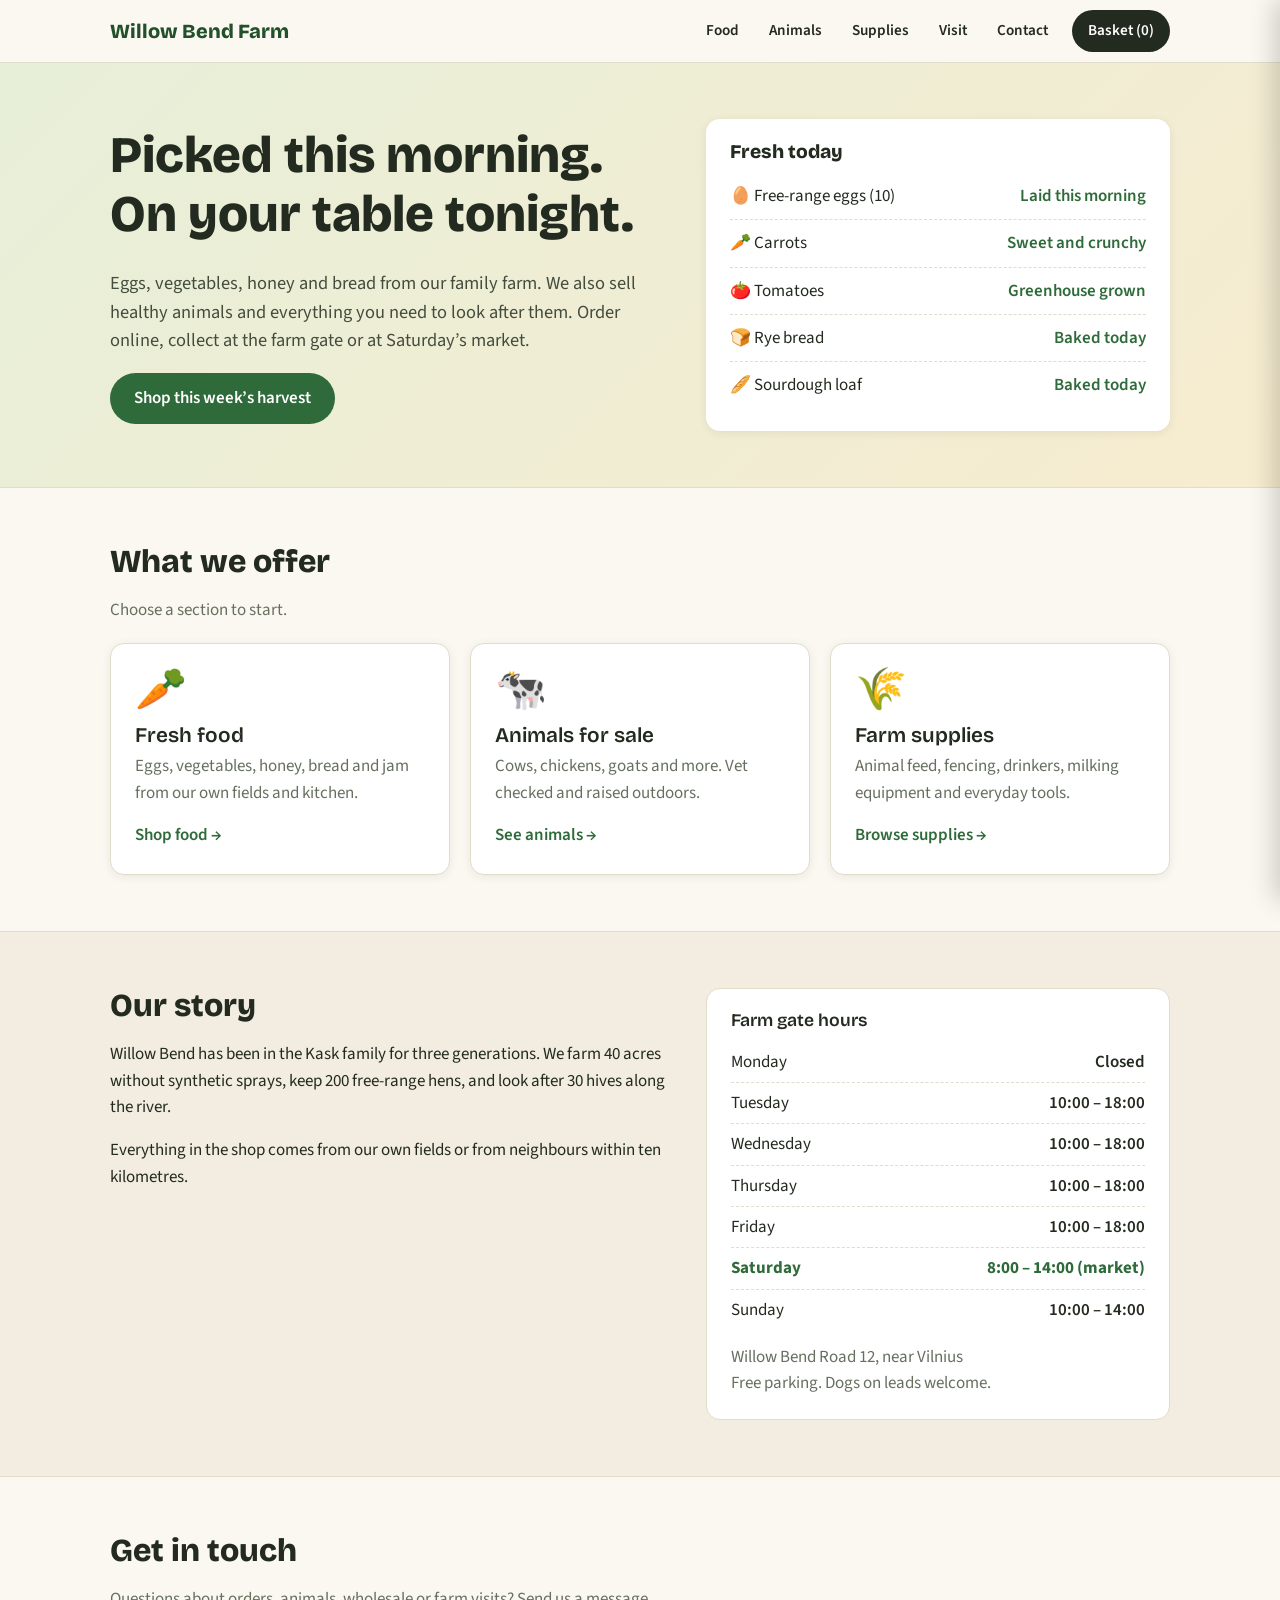
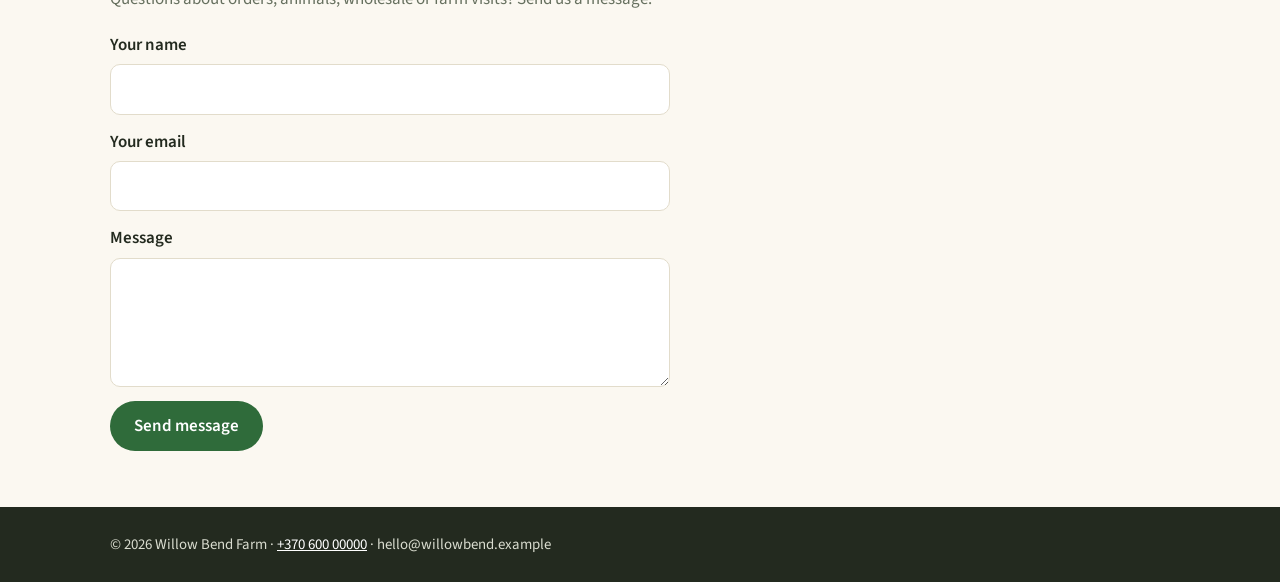
<file: index.html>
<!DOCTYPE html>
<html lang="en">
<head>
<meta charset="utf-8">
<meta name="viewport" content="width=device-width, initial-scale=1, viewport-fit=cover">
<title>Willow Bend Farm</title>
<link rel="preconnect" href="https://fonts.googleapis.com">
<link href="https://fonts.googleapis.com/css2?family=Bricolage+Grotesque:wght@600;800&family=Source+Sans+3:wght@400;600&display=swap" rel="stylesheet">
<link rel="stylesheet" href="index.css">
</head>
<body>
<header class="top"><div class="wrap">
  <a class="logo" href="index.html">Willow Bend Farm</a>
  <nav><a href="food.html">Food</a><a href="animals.html">Animals</a><a href="supplies.html">Supplies</a><a class="hide" href="#visit">Visit</a><a class="hide" href="#contact">Contact</a>
  <button class="cartbtn" id="openCart" aria-label="Open basket">Basket (<span id="count">0</span>)</button></nav>
</div></header>

<main>
<div class="hero"><div class="wrap">
  <div>
    <h1>Picked this morning. On your table tonight.</h1>
    <p>Eggs, vegetables, honey and bread from our family farm. We also sell healthy animals and everything you need to look after them. Order online, collect at the farm gate or at Saturday’s market.</p>
    <a class="btn" href="food.html">Shop this week’s harvest</a>
  </div>
  <div class="board" aria-label="Freshest today">
    <h2>Fresh today</h2>
    <ul id="boardList"></ul>
  </div>
</div></div>

<section><div class="wrap">
  <h2>What we offer</h2>
  <p class="sub">Choose a section to start.</p>
  <div class="cats">
    <a class="cat-card" href="food.html">
      <span class="ico" aria-hidden="true">🥕</span>
      <h3>Fresh food</h3>
      <p>Eggs, vegetables, honey, bread and jam from our own fields and kitchen.</p>
      <span class="go">Shop food →</span>
    </a>
    <a class="cat-card" href="animals.html">
      <span class="ico" aria-hidden="true">🐄</span>
      <h3>Animals for sale</h3>
      <p>Cows, chickens, goats and more. Vet checked and raised outdoors.</p>
      <span class="go">See animals →</span>
    </a>
    <a class="cat-card" href="supplies.html">
      <span class="ico" aria-hidden="true">🌾</span>
      <h3>Farm supplies</h3>
      <p>Animal feed, fencing, drinkers, milking equipment and everyday tools.</p>
      <span class="go">Browse supplies →</span>
    </a>
  </div>
</div></section>

<section id="visit" style="background:var(--surface);border-block:1px solid var(--line)"><div class="wrap about">
  <div>
    <h2>Our story</h2>
    <p>Willow Bend has been in the Kask family for three generations. We farm 40 acres without synthetic sprays, keep 200 free-range hens, and look after 30 hives along the river.</p>
    <p>Everything in the shop comes from our own fields or from neighbours within ten kilometres.</p>
  </div>
  <div class="visit">
    <h3 style="margin-bottom:10px">Farm gate hours</h3>
    <table id="hours"></table>
    <p class="sub" style="margin:14px 0 0">Willow Bend Road 12, near Vilnius<br>Free parking. Dogs on leads welcome.</p>
  </div>
</div></section>

<section id="contact"><div class="wrap">
  <h2>Get in touch</h2>
  <p class="sub">Questions about orders, animals, wholesale or farm visits? Send us a message.</p>
  <form class="msg" id="msgForm">
    <label>Your name<input name="name" required autocomplete="name"></label>
    <label>Your email<input name="email" type="email" required autocomplete="email"></label>
    <label>Message<textarea name="text" rows="4" required></textarea></label>
    <button class="btn" type="submit">Send message</button>
  </form>
</div></section>
</main>

<footer><div class="wrap">© <span id="yr"></span> Willow Bend Farm · <a href="tel:+37060000000">+370 600 00000</a> · hello@willowbend.example</div></footer>

<div class="veil" id="veil"></div>
<aside class="drawer" id="drawer" aria-label="Basket" aria-hidden="true">
  <header><h3>Your basket</h3><button class="x" id="closeCart" aria-label="Close basket">×</button></header>
  <div class="items" id="items"></div>
  <div class="total"><span>Total</span><span id="total">€0.00</span></div>
  <form id="orderForm">
    <input name="name" placeholder="Your name" required autocomplete="name" aria-label="Your name">
    <input name="phone" placeholder="Phone number" required autocomplete="tel" aria-label="Phone number">
    <input name="pickup" placeholder="Pickup day (e.g. Saturday market)" required aria-label="Pickup day">
    <button class="btn" type="submit">Send order on WhatsApp</button>
    <button class="chip" type="button" id="emailOrder">Send order by email instead</button>
  </form>
</aside>
<div class="toast" id="toast" role="status"></div>

<script src="index.js"></script>
</body>
</html>
</file>
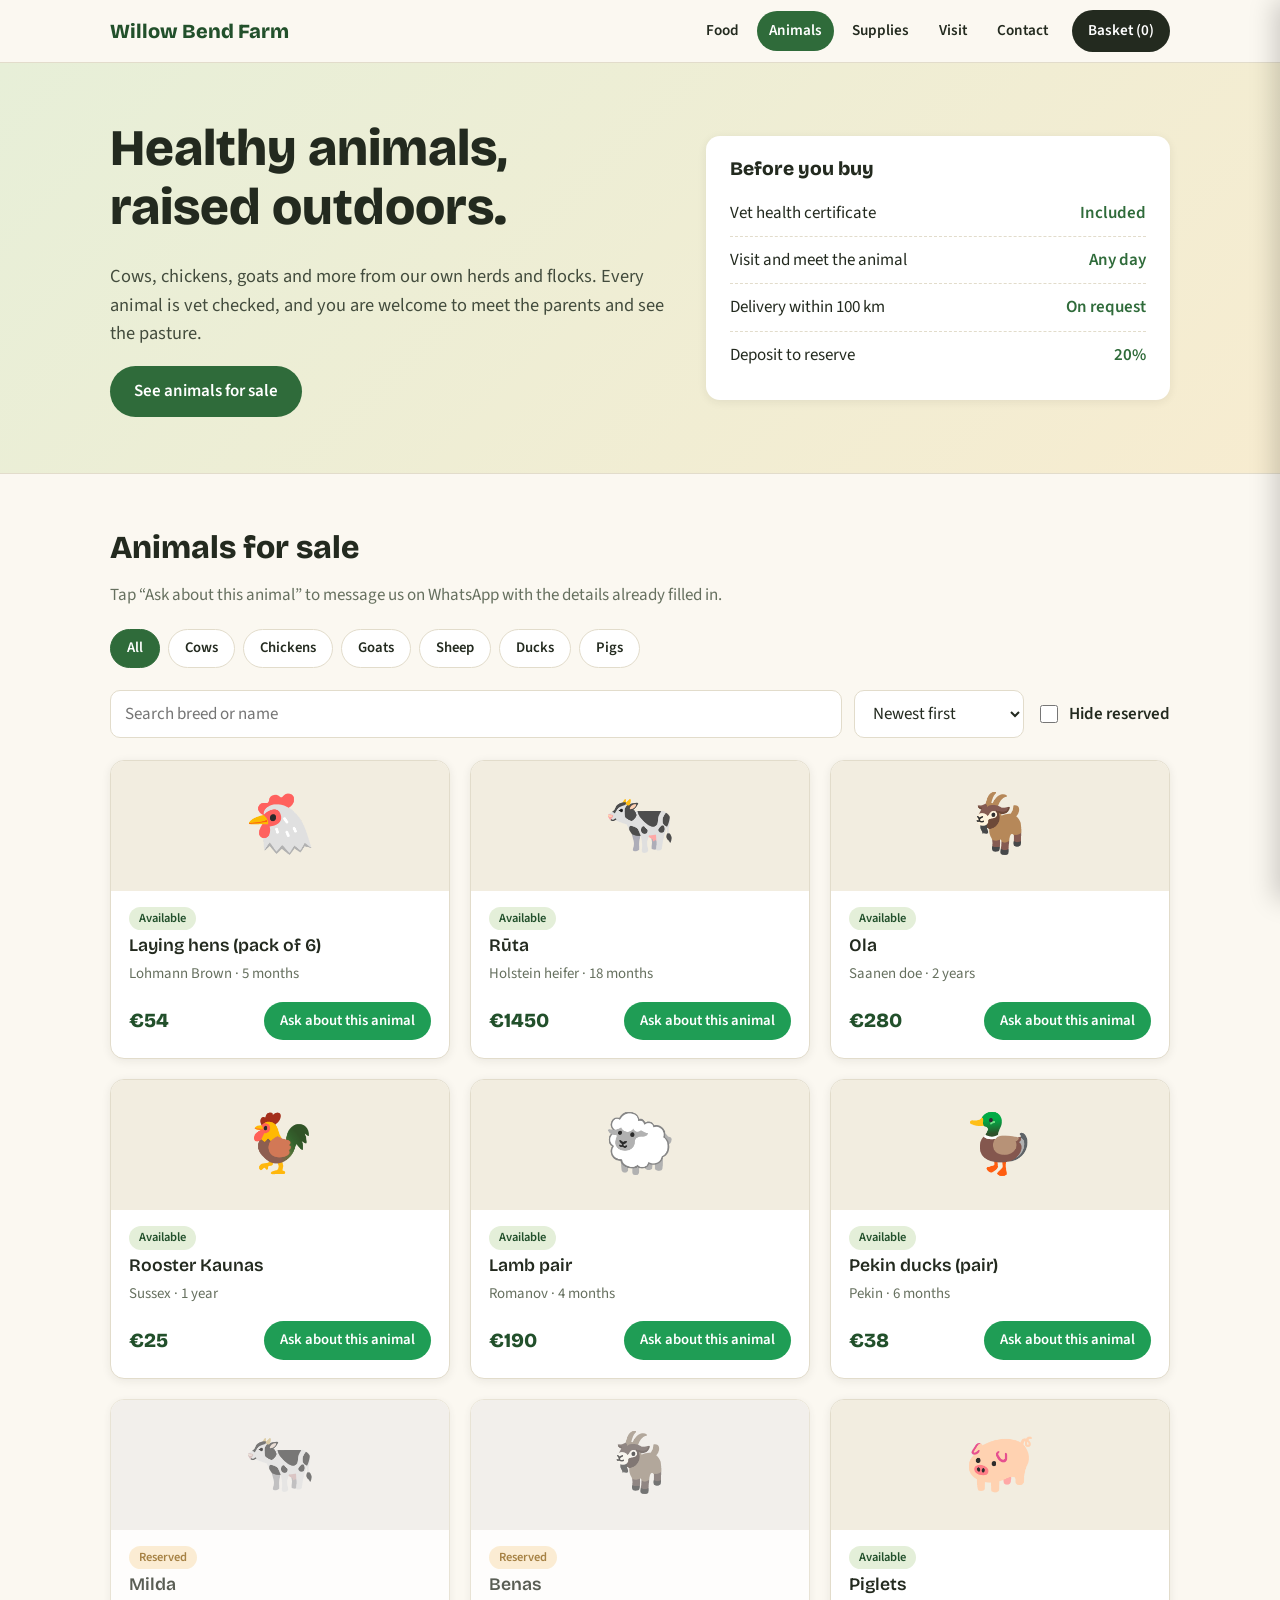
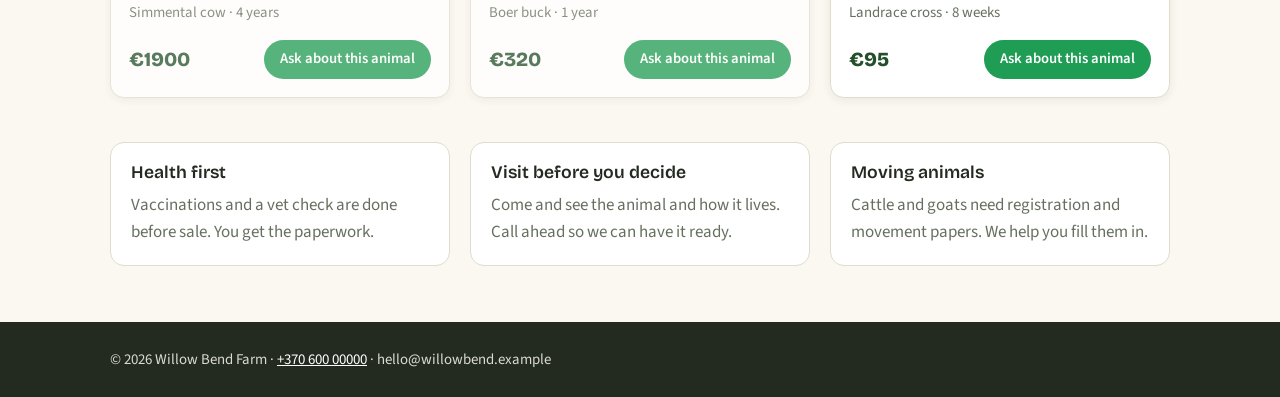
<file: animals.html>
<!DOCTYPE html>
<html lang="en">
<head>
<meta charset="utf-8">
<meta name="viewport" content="width=device-width, initial-scale=1, viewport-fit=cover">
<title>Animals for Sale · Willow Bend Farm</title>
<link rel="preconnect" href="https://fonts.googleapis.com">
<link href="https://fonts.googleapis.com/css2?family=Bricolage+Grotesque:wght@600;800&family=Source+Sans+3:wght@400;600&display=swap" rel="stylesheet">
<link rel="stylesheet" href="animals.css">
</head>
<body>
<header class="top"><div class="wrap">
  <a class="logo" href="index.html">Willow Bend Farm</a>
  <nav><a href="food.html">Food</a><a class="active" href="animals.html">Animals</a><a href="supplies.html">Supplies</a><a class="hide" href="index.html#visit">Visit</a><a class="hide" href="index.html#contact">Contact</a>
  <button class="cartbtn" id="openCart" aria-label="Open basket">Basket (<span id="count">0</span>)</button></nav>
</div></header>

<main>
<div class="hero"><div class="wrap">
  <div>
    <h1>Healthy animals, raised outdoors.</h1>
    <p>Cows, chickens, goats and more from our own herds and flocks. Every animal is vet checked, and you are welcome to meet the parents and see the pasture.</p>
    <a class="btn" href="#listings">See animals for sale</a>
  </div>
  <div class="board" aria-label="Before you buy">
    <h2>Before you buy</h2>
    <ul>
      <li><span>Vet health certificate</span><span>Included</span></li>
      <li><span>Visit and meet the animal</span><span>Any day</span></li>
      <li><span>Delivery within 100 km</span><span>On request</span></li>
      <li><span>Deposit to reserve</span><span>20%</span></li>
    </ul>
  </div>
</div></div>

<section id="listings"><div class="wrap">
  <h2>Animals for sale</h2>
  <p class="sub">Tap “Ask about this animal” to message us on WhatsApp with the details already filled in.</p>
  <div class="filters" id="aFilters" role="group" aria-label="Filter by animal"></div>
  <div class="tools">
    <input id="aSearch" type="search" placeholder="Search breed or name" aria-label="Search animals">
    <select id="aSort" aria-label="Sort animals">
      <option value="new">Newest first</option>
      <option value="low">Price: low to high</option>
      <option value="high">Price: high to low</option>
    </select>
    <label class="check"><input type="checkbox" id="aHide"> Hide reserved</label>
  </div>
  <div class="grid animals" id="aGrid"></div>
  <div class="info">
    <div><h3>Health first</h3><p>Vaccinations and a vet check are done before sale. You get the paperwork.</p></div>
    <div><h3>Visit before you decide</h3><p>Come and see the animal and how it lives. Call ahead so we can have it ready.</p></div>
    <div><h3>Moving animals</h3><p>Cattle and goats need registration and movement papers. We help you fill them in.</p></div>
  </div>
</div></section>
</main>

<footer><div class="wrap">© <span id="yr"></span> Willow Bend Farm · <a href="tel:+37060000000">+370 600 00000</a> · hello@willowbend.example</div></footer>

<div class="veil" id="veil"></div>
<aside class="drawer" id="drawer" aria-label="Basket" aria-hidden="true">
  <header><h3>Your basket</h3><button class="x" id="closeCart" aria-label="Close basket">×</button></header>
  <div class="items" id="items"></div>
  <div class="total"><span>Total</span><span id="total">€0.00</span></div>
  <form id="orderForm">
    <input name="name" placeholder="Your name" required autocomplete="name" aria-label="Your name">
    <input name="phone" placeholder="Phone number" required autocomplete="tel" aria-label="Phone number">
    <input name="pickup" placeholder="Pickup day (e.g. Saturday market)" required aria-label="Pickup day">
    <button class="btn" type="submit">Send order on WhatsApp</button>
    <button class="chip" type="button" id="emailOrder">Send order by email instead</button>
  </form>
</aside>
<div class="toast" id="toast" role="status"></div>

<script src="animals.js"></script>
</body>
</html>
</file>
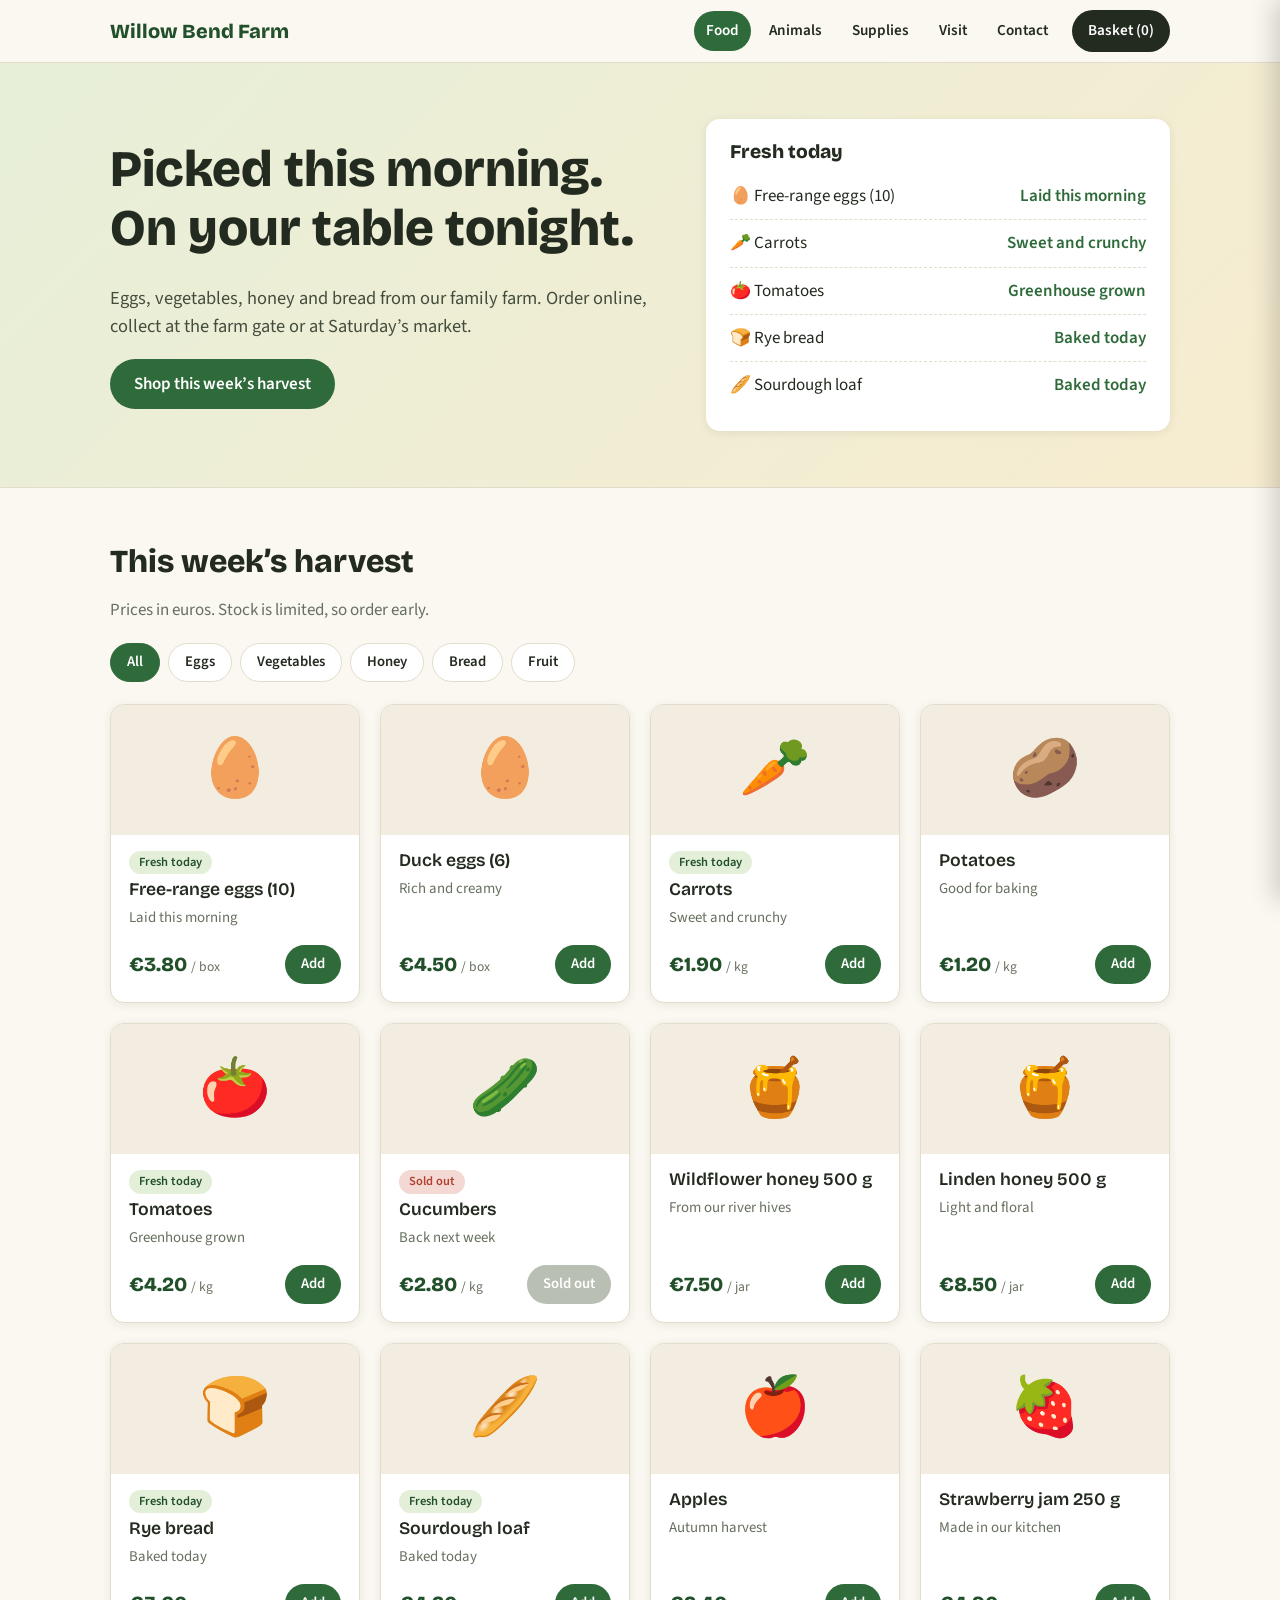
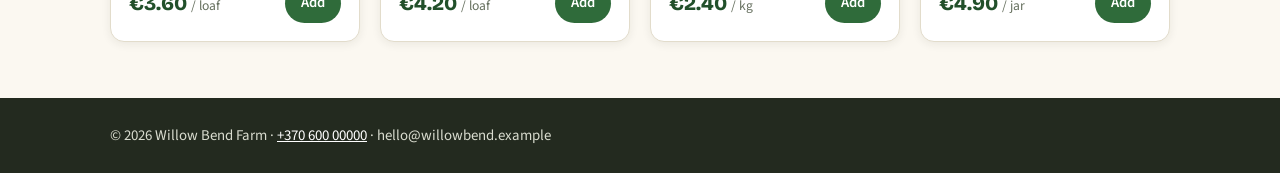
<file: food.html>
<!DOCTYPE html>
<html lang="en">
<head>
<meta charset="utf-8">
<meta name="viewport" content="width=device-width, initial-scale=1, viewport-fit=cover">
<title>Fresh Food · Willow Bend Farm</title>
<link rel="preconnect" href="https://fonts.googleapis.com">
<link href="https://fonts.googleapis.com/css2?family=Bricolage+Grotesque:wght@600;800&family=Source+Sans+3:wght@400;600&display=swap" rel="stylesheet">
<link rel="stylesheet" href="food.css">
</head>
<body>
<header class="top"><div class="wrap">
  <a class="logo" href="index.html">Willow Bend Farm</a>
  <nav><a class="active" href="food.html">Food</a><a href="animals.html">Animals</a><a href="supplies.html">Supplies</a><a class="hide" href="index.html#visit">Visit</a><a class="hide" href="index.html#contact">Contact</a>
  <button class="cartbtn" id="openCart" aria-label="Open basket">Basket (<span id="count">0</span>)</button></nav>
</div></header>

<main>
<div class="hero"><div class="wrap">
  <div>
    <h1>Picked this morning. On your table tonight.</h1>
    <p>Eggs, vegetables, honey and bread from our family farm. Order online, collect at the farm gate or at Saturday’s market.</p>
    <a class="btn" href="#shop">Shop this week’s harvest</a>
  </div>
  <div class="board" aria-label="Freshest today">
    <h2>Fresh today</h2>
    <ul id="boardList"></ul>
  </div>
</div></div>

<section id="shop"><div class="wrap">
  <h2>This week’s harvest</h2>
  <p class="sub">Prices in euros. Stock is limited, so order early.</p>
  <div class="filters" id="filters" role="group" aria-label="Filter by category"></div>
  <div class="grid" id="grid"></div>
</div></section>
</main>

<footer><div class="wrap">© <span id="yr"></span> Willow Bend Farm · <a href="tel:+37060000000">+370 600 00000</a> · hello@willowbend.example</div></footer>

<div class="veil" id="veil"></div>
<aside class="drawer" id="drawer" aria-label="Basket" aria-hidden="true">
  <header><h3>Your basket</h3><button class="x" id="closeCart" aria-label="Close basket">×</button></header>
  <div class="items" id="items"></div>
  <div class="total"><span>Total</span><span id="total">€0.00</span></div>
  <form id="orderForm">
    <input name="name" placeholder="Your name" required autocomplete="name" aria-label="Your name">
    <input name="phone" placeholder="Phone number" required autocomplete="tel" aria-label="Phone number">
    <input name="pickup" placeholder="Pickup day (e.g. Saturday market)" required aria-label="Pickup day">
    <button class="btn" type="submit">Send order on WhatsApp</button>
    <button class="chip" type="button" id="emailOrder">Send order by email instead</button>
  </form>
</aside>
<div class="toast" id="toast" role="status"></div>

<script src="food.js"></script>
</body>
</html>
</file>
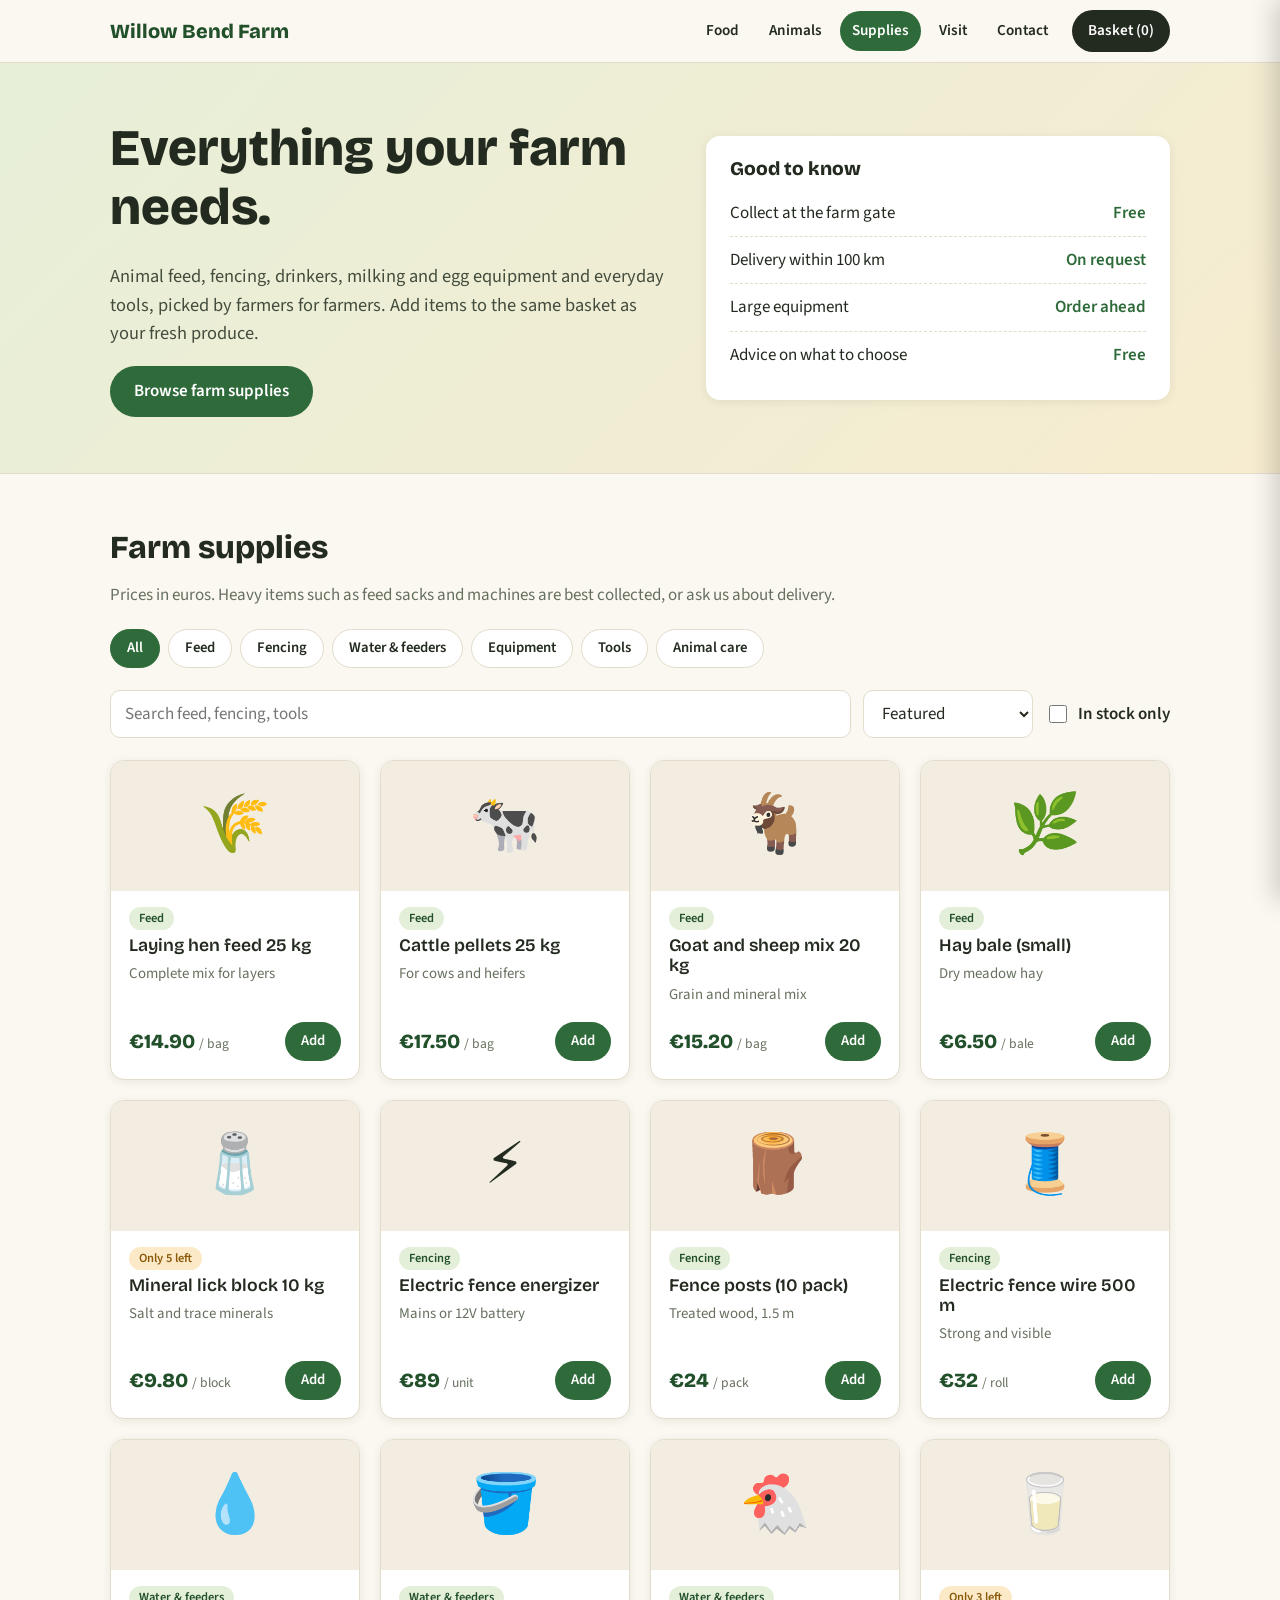
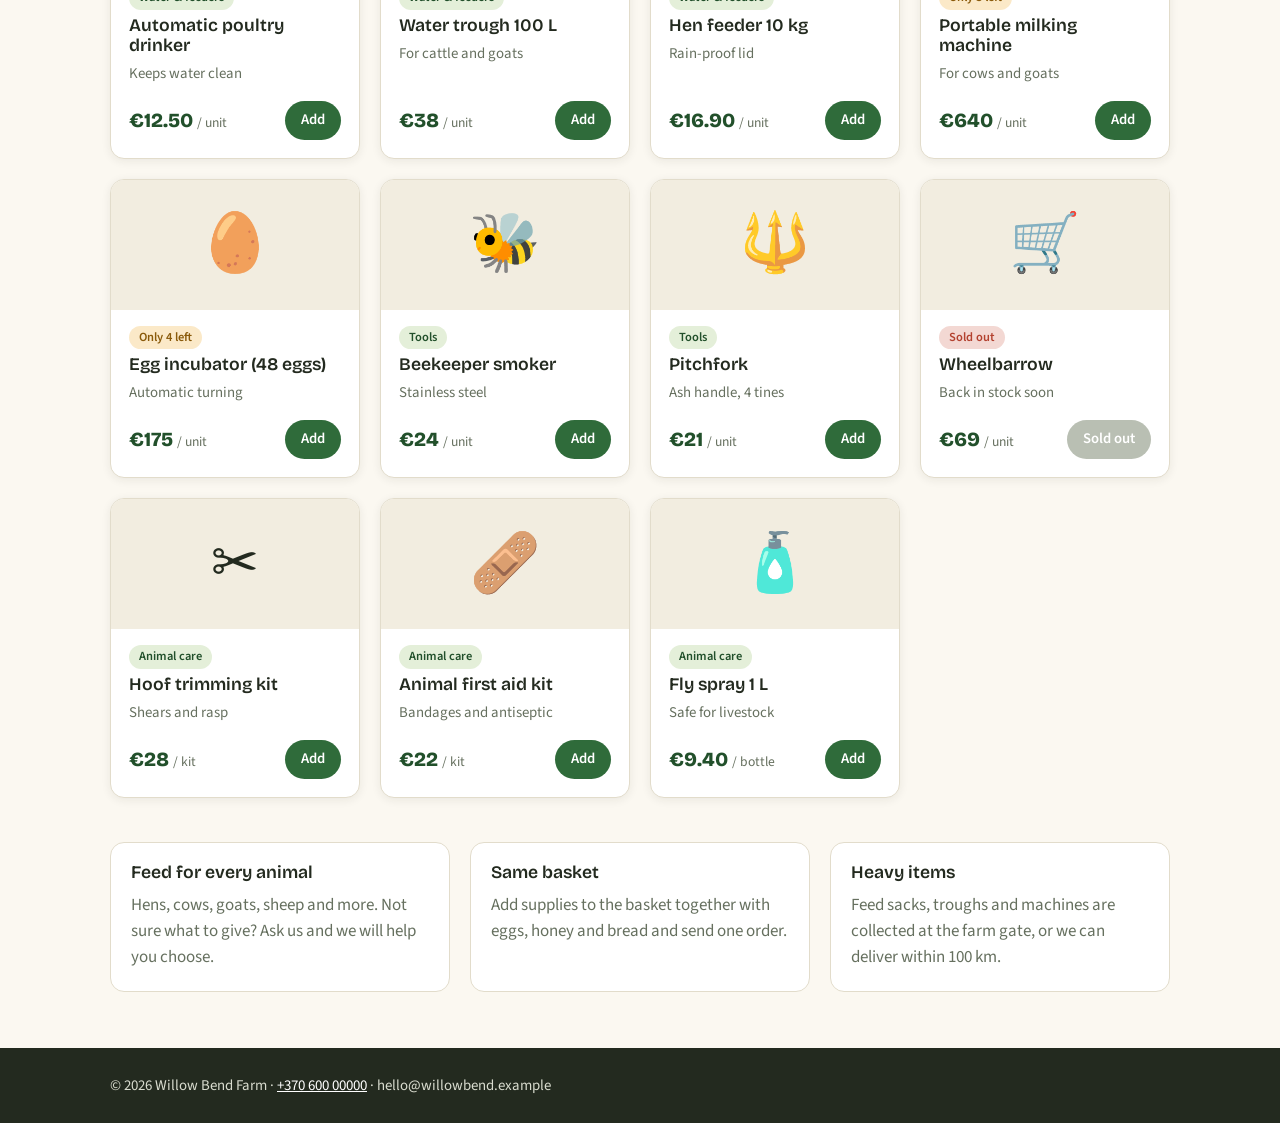
<file: supplies.html>
<!DOCTYPE html>
<html lang="en">
<head>
<meta charset="utf-8">
<meta name="viewport" content="width=device-width, initial-scale=1, viewport-fit=cover">
<title>Farm Supplies · Willow Bend Farm</title>
<link rel="preconnect" href="https://fonts.googleapis.com">
<link href="https://fonts.googleapis.com/css2?family=Bricolage+Grotesque:wght@600;800&family=Source+Sans+3:wght@400;600&display=swap" rel="stylesheet">
<link rel="stylesheet" href="supplies.css">
</head>
<body>
<header class="top"><div class="wrap">
  <a class="logo" href="index.html">Willow Bend Farm</a>
  <nav><a href="food.html">Food</a><a href="animals.html">Animals</a><a class="active" href="supplies.html">Supplies</a><a class="hide" href="index.html#visit">Visit</a><a class="hide" href="index.html#contact">Contact</a>
  <button class="cartbtn" id="openCart" aria-label="Open basket">Basket (<span id="count">0</span>)</button></nav>
</div></header>

<main>
<div class="hero"><div class="wrap">
  <div>
    <h1>Everything your farm needs.</h1>
    <p>Animal feed, fencing, drinkers, milking and egg equipment and everyday tools, picked by farmers for farmers. Add items to the same basket as your fresh produce.</p>
    <a class="btn" href="#gear">Browse farm supplies</a>
  </div>
  <div class="board" aria-label="Good to know">
    <h2>Good to know</h2>
    <ul>
      <li><span>Collect at the farm gate</span><span>Free</span></li>
      <li><span>Delivery within 100 km</span><span>On request</span></li>
      <li><span>Large equipment</span><span>Order ahead</span></li>
      <li><span>Advice on what to choose</span><span>Free</span></li>
    </ul>
  </div>
</div></div>

<section id="gear"><div class="wrap">
  <h2>Farm supplies</h2>
  <p class="sub">Prices in euros. Heavy items such as feed sacks and machines are best collected, or ask us about delivery.</p>
  <div class="filters" id="sFilters" role="group" aria-label="Filter by supply type"></div>
  <div class="tools">
    <input id="sSearch" type="search" placeholder="Search feed, fencing, tools" aria-label="Search supplies">
    <select id="sSort" aria-label="Sort supplies">
      <option value="featured">Featured</option>
      <option value="low">Price: low to high</option>
      <option value="high">Price: high to low</option>
      <option value="name">Name A to Z</option>
    </select>
    <label class="check"><input type="checkbox" id="sStock"> In stock only</label>
  </div>
  <div class="grid" id="sGrid"></div>
  <div class="info">
    <div><h3>Feed for every animal</h3><p>Hens, cows, goats, sheep and more. Not sure what to give? Ask us and we will help you choose.</p></div>
    <div><h3>Same basket</h3><p>Add supplies to the basket together with eggs, honey and bread and send one order.</p></div>
    <div><h3>Heavy items</h3><p>Feed sacks, troughs and machines are collected at the farm gate, or we can deliver within 100 km.</p></div>
  </div>
</div></section>
</main>

<footer><div class="wrap">© <span id="yr"></span> Willow Bend Farm · <a href="tel:+37060000000">+370 600 00000</a> · hello@willowbend.example</div></footer>

<div class="veil" id="veil"></div>
<aside class="drawer" id="drawer" aria-label="Basket" aria-hidden="true">
  <header><h3>Your basket</h3><button class="x" id="closeCart" aria-label="Close basket">×</button></header>
  <div class="items" id="items"></div>
  <div class="total"><span>Total</span><span id="total">€0.00</span></div>
  <form id="orderForm">
    <input name="name" placeholder="Your name" required autocomplete="name" aria-label="Your name">
    <input name="phone" placeholder="Phone number" required autocomplete="tel" aria-label="Phone number">
    <input name="pickup" placeholder="Pickup day (e.g. Saturday market)" required aria-label="Pickup day">
    <button class="btn" type="submit">Send order on WhatsApp</button>
    <button class="chip" type="button" id="emailOrder">Send order by email instead</button>
  </form>
</aside>
<div class="toast" id="toast" role="status"></div>

<script src="supplies.js"></script>
</body>
</html>
</file>
<file: index.css>
/* Willow Bend Farm - styles for index.html */
:root{
  --bg:#fbf8f1;
  --surface:#f2ede0;
  --card:#ffffff;
  --ink:#232a1f;
  --muted:#66705f;
  --line:#e2dccb;
  --green:#2f6b3a;
  --green-dark:#22502b;
  --accent:#e9a23b;
  --danger:#b3412f;
  --radius:14px;
  --shadow:0 2px 10px rgba(35,42,31,.08);
  --head:"Bricolage Grotesque",system-ui,sans-serif;
  --body:"Source Sans 3",system-ui,-apple-system,"Segoe UI",sans-serif;
}
*{box-sizing:border-box}
html{scroll-behavior:smooth;scroll-padding-top:72px}
body{margin:0;background:var(--bg);color:var(--ink);font-family:var(--body);font-size:17px;line-height:1.55}
[hidden]{display:none!important}
img{max-width:100%}
a{color:var(--green)}
h1,h2,h3{font-family:var(--head);line-height:1.15;margin:0 0 .5em}
h1{font-size:clamp(2rem,5vw,3.2rem);font-weight:800}
h2{font-size:clamp(1.5rem,3vw,2rem);font-weight:800}
h3{font-size:1.1rem;font-weight:600}
p{margin:0 0 1em}
.wrap{max-width:1100px;margin:0 auto;padding:0 20px}
section{padding:56px 0}
.sub{color:var(--muted);margin-bottom:20px}

/* ---------- Header ---------- */
.top{position:sticky;top:0;z-index:30;background:rgba(251,248,241,.94);backdrop-filter:blur(8px);border-bottom:1px solid var(--line)}
.top .wrap{display:flex;align-items:center;justify-content:space-between;height:62px;gap:16px}
.logo{font-family:var(--head);font-weight:800;font-size:1.25rem;color:var(--green-dark);text-decoration:none}
nav{display:flex;align-items:center;gap:6px}
nav a{color:var(--ink);text-decoration:none;padding:8px 12px;border-radius:999px;font-weight:600;font-size:.95rem}
nav a:hover{background:var(--surface)}
nav a.active{background:var(--green);color:#fff}
.cartbtn{font:inherit;font-weight:600;font-size:.95rem;background:var(--ink);color:#fff;border:0;border-radius:999px;padding:9px 16px;cursor:pointer;margin-left:6px}
.cartbtn:hover{background:#000}
.cartbtn.bump{animation:bump .35s}
@keyframes bump{50%{transform:scale(1.12)}}

/* ---------- Buttons ---------- */
.btn{display:inline-block;font:inherit;font-weight:600;background:var(--green);color:#fff;border:0;border-radius:999px;padding:12px 24px;cursor:pointer;text-decoration:none;text-align:center;transition:background .15s,transform .1s}
.btn:hover{background:var(--green-dark)}
.btn:active{transform:scale(.97)}
.btn.small{padding:8px 16px;font-size:.92rem}
.btn[disabled]{background:#b9bfb3;cursor:not-allowed}
.btn.wa{background:#1f9d55}
.btn.wa:hover{background:#17803f}
.chip{font:inherit;font-size:.92rem;font-weight:600;background:var(--card);color:var(--ink);border:1px solid var(--line);border-radius:999px;padding:7px 16px;cursor:pointer}
.chip:hover{border-color:var(--green)}
.chip.on{background:var(--green);border-color:var(--green);color:#fff}

/* ---------- Hero ---------- */
.hero{background:linear-gradient(135deg,#e7efd8,#f7ecd0);border-bottom:1px solid var(--line);padding:56px 0}
.hero .wrap{display:grid;grid-template-columns:1.2fr 1fr;gap:40px;align-items:center}
.hero p{font-size:1.15rem;color:#434c3d;max-width:34em}
.board{background:var(--card);border-radius:var(--radius);box-shadow:var(--shadow);padding:22px 24px}
.board h2{font-size:1.2rem;margin-bottom:10px}
.board ul{list-style:none;margin:0;padding:0}
.board li{display:flex;justify-content:space-between;gap:12px;padding:10px 0;border-bottom:1px dashed var(--line)}
.board li:last-child{border-bottom:0}
.board li span:last-child{font-weight:600;color:var(--green)}

/* ---------- Home: category cards ---------- */
.cats{display:grid;grid-template-columns:repeat(auto-fit,minmax(240px,1fr));gap:20px}
.cat-card{display:flex;flex-direction:column;gap:6px;background:var(--card);border:1px solid var(--line);border-radius:var(--radius);box-shadow:var(--shadow);padding:26px 24px;text-decoration:none;color:var(--ink);transition:transform .15s,border-color .15s}
.cat-card:hover{transform:translateY(-3px);border-color:var(--green)}
.cat-card .ico{font-size:2.6rem;line-height:1}
.cat-card h3{margin:6px 0 0;font-size:1.3rem}
.cat-card p{margin:0;color:var(--muted)}
.cat-card .go{margin-top:10px;font-weight:600;color:var(--green)}

/* ---------- About / visit ---------- */
.about{display:grid;grid-template-columns:1.2fr 1fr;gap:40px;align-items:start}
.visit{background:var(--card);border:1px solid var(--line);border-radius:var(--radius);padding:22px 24px}
#hours{width:100%;border-collapse:collapse}
#hours td{padding:7px 0;border-bottom:1px dashed var(--line)}
#hours td:last-child{text-align:right;font-weight:600}
#hours tr.today td{color:var(--green);font-weight:700}
#hours tr:last-child td{border-bottom:0}

/* ---------- Contact form ---------- */
.msg{display:grid;gap:14px;max-width:560px}
.msg label{display:grid;gap:6px;font-weight:600}
.msg input,.msg textarea{font:inherit;font-weight:400;padding:11px 14px;border:1px solid var(--line);border-radius:10px;background:var(--card);color:var(--ink);width:100%}
.msg .btn{justify-self:start}

/* ---------- Footer and focus ---------- */
footer{background:var(--ink);color:#d9dccf;padding:26px 0;font-size:.93rem}
footer a{color:#fff}
.msg input:focus,.msg textarea:focus,#orderForm input:focus,.tools input:focus,.tools select:focus{outline:2px solid var(--green);outline-offset:1px}

/* ---------- Basket drawer ---------- */
.veil{position:fixed;inset:0;background:rgba(0,0,0,.45);opacity:0;pointer-events:none;transition:opacity .25s;z-index:40}
.veil.open{opacity:1;pointer-events:auto}
.drawer{position:fixed;top:0;right:0;height:100%;width:min(420px,100%);background:var(--bg);z-index:50;display:flex;flex-direction:column;transform:translateX(100%);transition:transform .3s ease;box-shadow:-6px 0 24px rgba(0,0,0,.18)}
.drawer.open{transform:translateX(0)}
.drawer>header{display:flex;justify-content:space-between;align-items:center;padding:16px 20px;border-bottom:1px solid var(--line)}
.drawer>header h3{margin:0;font-size:1.2rem}
.x{font-size:1.8rem;line-height:1;background:none;border:0;cursor:pointer;color:var(--ink);padding:0 6px}
.items{flex:1;overflow-y:auto;padding:8px 20px}
.items .none{color:var(--muted);text-align:center;margin-top:40px}
.line{display:grid;grid-template-columns:1fr auto;gap:4px 12px;padding:14px 0;border-bottom:1px solid var(--line)}
.line .n{font-weight:600}
.line .p{font-weight:600;text-align:right}
.qty{display:flex;align-items:center;gap:8px}
.qty button{width:28px;height:28px;border-radius:50%;border:1px solid var(--line);background:var(--card);cursor:pointer;font-size:1rem;line-height:1}
.qty button:hover{border-color:var(--green)}
.qty .rm{width:auto;border:0;background:none;color:var(--danger);font-size:.85rem;text-decoration:underline;border-radius:0}
.total{display:flex;justify-content:space-between;padding:14px 20px;font-family:var(--head);font-weight:800;font-size:1.2rem;border-top:1px solid var(--line)}
#orderForm{display:grid;gap:10px;padding:0 20px 20px}
#orderForm .btn{width:100%}
#orderForm .chip{width:100%;border-radius:999px;padding:10px}
#orderForm input{font:inherit;font-weight:400;padding:11px 14px;border:1px solid var(--line);border-radius:10px;background:var(--card);color:var(--ink);width:100%}

/* ---------- Toast ---------- */
.toast{position:fixed;left:50%;bottom:24px;transform:translate(-50%,30px);background:var(--ink);color:#fff;padding:11px 20px;border-radius:999px;opacity:0;pointer-events:none;transition:.3s;z-index:60;max-width:90%;text-align:center}
.toast.show{opacity:1;transform:translate(-50%,0)}

/* ---------- Responsive ---------- */
@media (max-width:760px){
  .hero .wrap,.about{grid-template-columns:1fr}
  .hero{padding:36px 0}
  section{padding:40px 0}
  nav a.hide{display:none}
}
@media (max-width:420px){
  .logo{font-size:.95rem}
  nav{gap:2px}
  nav a{padding:6px 8px;font-size:.85rem}
  .cartbtn{padding:8px 12px;font-size:.85rem;margin-left:2px}
  .grid,.grid.animals{grid-template-columns:1fr}
}
@media (prefers-reduced-motion:reduce){
  html{scroll-behavior:auto}
  *{transition:none!important;animation:none!important}
}
</file>
<file: animals.css>
/* Willow Bend Farm - styles for animals.html */
:root{
  --bg:#fbf8f1;
  --surface:#f2ede0;
  --card:#ffffff;
  --ink:#232a1f;
  --muted:#66705f;
  --line:#e2dccb;
  --green:#2f6b3a;
  --green-dark:#22502b;
  --accent:#e9a23b;
  --danger:#b3412f;
  --radius:14px;
  --shadow:0 2px 10px rgba(35,42,31,.08);
  --head:"Bricolage Grotesque",system-ui,sans-serif;
  --body:"Source Sans 3",system-ui,-apple-system,"Segoe UI",sans-serif;
}
*{box-sizing:border-box}
html{scroll-behavior:smooth;scroll-padding-top:72px}
body{margin:0;background:var(--bg);color:var(--ink);font-family:var(--body);font-size:17px;line-height:1.55}
[hidden]{display:none!important}
img{max-width:100%}
a{color:var(--green)}
h1,h2,h3{font-family:var(--head);line-height:1.15;margin:0 0 .5em}
h1{font-size:clamp(2rem,5vw,3.2rem);font-weight:800}
h2{font-size:clamp(1.5rem,3vw,2rem);font-weight:800}
h3{font-size:1.1rem;font-weight:600}
p{margin:0 0 1em}
.wrap{max-width:1100px;margin:0 auto;padding:0 20px}
section{padding:56px 0}
.sub{color:var(--muted);margin-bottom:20px}

/* ---------- Header ---------- */
.top{position:sticky;top:0;z-index:30;background:rgba(251,248,241,.94);backdrop-filter:blur(8px);border-bottom:1px solid var(--line)}
.top .wrap{display:flex;align-items:center;justify-content:space-between;height:62px;gap:16px}
.logo{font-family:var(--head);font-weight:800;font-size:1.25rem;color:var(--green-dark);text-decoration:none}
nav{display:flex;align-items:center;gap:6px}
nav a{color:var(--ink);text-decoration:none;padding:8px 12px;border-radius:999px;font-weight:600;font-size:.95rem}
nav a:hover{background:var(--surface)}
nav a.active{background:var(--green);color:#fff}
.cartbtn{font:inherit;font-weight:600;font-size:.95rem;background:var(--ink);color:#fff;border:0;border-radius:999px;padding:9px 16px;cursor:pointer;margin-left:6px}
.cartbtn:hover{background:#000}
.cartbtn.bump{animation:bump .35s}
@keyframes bump{50%{transform:scale(1.12)}}

/* ---------- Buttons ---------- */
.btn{display:inline-block;font:inherit;font-weight:600;background:var(--green);color:#fff;border:0;border-radius:999px;padding:12px 24px;cursor:pointer;text-decoration:none;text-align:center;transition:background .15s,transform .1s}
.btn:hover{background:var(--green-dark)}
.btn:active{transform:scale(.97)}
.btn.small{padding:8px 16px;font-size:.92rem}
.btn[disabled]{background:#b9bfb3;cursor:not-allowed}
.btn.wa{background:#1f9d55}
.btn.wa:hover{background:#17803f}
.chip{font:inherit;font-size:.92rem;font-weight:600;background:var(--card);color:var(--ink);border:1px solid var(--line);border-radius:999px;padding:7px 16px;cursor:pointer}
.chip:hover{border-color:var(--green)}
.chip.on{background:var(--green);border-color:var(--green);color:#fff}

/* ---------- Hero ---------- */
.hero{background:linear-gradient(135deg,#e7efd8,#f7ecd0);border-bottom:1px solid var(--line);padding:56px 0}
.hero .wrap{display:grid;grid-template-columns:1.2fr 1fr;gap:40px;align-items:center}
.hero p{font-size:1.15rem;color:#434c3d;max-width:34em}
.board{background:var(--card);border-radius:var(--radius);box-shadow:var(--shadow);padding:22px 24px}
.board h2{font-size:1.2rem;margin-bottom:10px}
.board ul{list-style:none;margin:0;padding:0}
.board li{display:flex;justify-content:space-between;gap:12px;padding:10px 0;border-bottom:1px dashed var(--line)}
.board li:last-child{border-bottom:0}
.board li span:last-child{font-weight:600;color:var(--green)}

/* ---------- Filters and tools ---------- */
.filters{display:flex;flex-wrap:wrap;gap:8px;margin-bottom:22px}
.tools{display:flex;flex-wrap:wrap;gap:12px;align-items:center;margin-bottom:22px}
.tools input[type=search],.tools select{font:inherit;padding:10px 14px;border:1px solid var(--line);border-radius:10px;background:var(--card);color:var(--ink)}
.tools input[type=search]{flex:1 1 220px;min-width:0}
.check{display:flex;align-items:center;gap:8px;font-weight:600;cursor:pointer}
.check input{width:18px;height:18px;accent-color:var(--green)}

/* ---------- Product and animal grids ---------- */
.grid{display:grid;grid-template-columns:repeat(auto-fill,minmax(230px,1fr));gap:20px}
.grid.animals{grid-template-columns:repeat(auto-fill,minmax(270px,1fr))}
.card{background:var(--card);border:1px solid var(--line);border-radius:var(--radius);overflow:hidden;display:flex;flex-direction:column;box-shadow:var(--shadow)}
.card .pic{height:130px;display:grid;place-items:center;font-size:3.6rem;background:var(--surface)}
.card .body{padding:16px 18px 18px;display:flex;flex-direction:column;gap:6px;flex:1}
.card h3{margin:0}
.card .meta{color:var(--muted);font-size:.93rem}
.card .price{font-family:var(--head);font-weight:800;font-size:1.25rem;color:var(--green-dark)}
.card .price small{font-family:var(--body);font-weight:400;font-size:.85rem;color:var(--muted)}
.card .row{display:flex;justify-content:space-between;align-items:center;gap:10px;margin-top:auto;padding-top:10px}
.card.reserved{opacity:.75}
.card.reserved .pic{filter:grayscale(.7)}
.tag{display:inline-block;font-size:.78rem;font-weight:600;border-radius:999px;padding:2px 10px;background:#e4efd9;color:var(--green-dark);width:fit-content}
.tag.warn{background:#fbe9c8;color:#8a5a0a}
.tag.out{background:#f3d8d3;color:var(--danger)}
.empty{grid-column:1/-1;text-align:center;color:var(--muted);padding:40px 0}

.info{display:grid;grid-template-columns:repeat(auto-fit,minmax(220px,1fr));gap:20px;margin-top:44px}
.info div{background:var(--card);border:1px solid var(--line);border-radius:var(--radius);padding:20px}
.info p{margin:0;color:var(--muted)}

/* ---------- Footer and focus ---------- */
footer{background:var(--ink);color:#d9dccf;padding:26px 0;font-size:.93rem}
footer a{color:#fff}
.msg input:focus,.msg textarea:focus,#orderForm input:focus,.tools input:focus,.tools select:focus{outline:2px solid var(--green);outline-offset:1px}

/* ---------- Basket drawer ---------- */
.veil{position:fixed;inset:0;background:rgba(0,0,0,.45);opacity:0;pointer-events:none;transition:opacity .25s;z-index:40}
.veil.open{opacity:1;pointer-events:auto}
.drawer{position:fixed;top:0;right:0;height:100%;width:min(420px,100%);background:var(--bg);z-index:50;display:flex;flex-direction:column;transform:translateX(100%);transition:transform .3s ease;box-shadow:-6px 0 24px rgba(0,0,0,.18)}
.drawer.open{transform:translateX(0)}
.drawer>header{display:flex;justify-content:space-between;align-items:center;padding:16px 20px;border-bottom:1px solid var(--line)}
.drawer>header h3{margin:0;font-size:1.2rem}
.x{font-size:1.8rem;line-height:1;background:none;border:0;cursor:pointer;color:var(--ink);padding:0 6px}
.items{flex:1;overflow-y:auto;padding:8px 20px}
.items .none{color:var(--muted);text-align:center;margin-top:40px}
.line{display:grid;grid-template-columns:1fr auto;gap:4px 12px;padding:14px 0;border-bottom:1px solid var(--line)}
.line .n{font-weight:600}
.line .p{font-weight:600;text-align:right}
.qty{display:flex;align-items:center;gap:8px}
.qty button{width:28px;height:28px;border-radius:50%;border:1px solid var(--line);background:var(--card);cursor:pointer;font-size:1rem;line-height:1}
.qty button:hover{border-color:var(--green)}
.qty .rm{width:auto;border:0;background:none;color:var(--danger);font-size:.85rem;text-decoration:underline;border-radius:0}
.total{display:flex;justify-content:space-between;padding:14px 20px;font-family:var(--head);font-weight:800;font-size:1.2rem;border-top:1px solid var(--line)}
#orderForm{display:grid;gap:10px;padding:0 20px 20px}
#orderForm .btn{width:100%}
#orderForm .chip{width:100%;border-radius:999px;padding:10px}
#orderForm input{font:inherit;font-weight:400;padding:11px 14px;border:1px solid var(--line);border-radius:10px;background:var(--card);color:var(--ink);width:100%}

/* ---------- Toast ---------- */
.toast{position:fixed;left:50%;bottom:24px;transform:translate(-50%,30px);background:var(--ink);color:#fff;padding:11px 20px;border-radius:999px;opacity:0;pointer-events:none;transition:.3s;z-index:60;max-width:90%;text-align:center}
.toast.show{opacity:1;transform:translate(-50%,0)}

/* ---------- Responsive ---------- */
@media (max-width:760px){
  .hero .wrap,.about{grid-template-columns:1fr}
  .hero{padding:36px 0}
  section{padding:40px 0}
  nav a.hide{display:none}
}
@media (max-width:420px){
  .logo{font-size:.95rem}
  nav{gap:2px}
  nav a{padding:6px 8px;font-size:.85rem}
  .cartbtn{padding:8px 12px;font-size:.85rem;margin-left:2px}
  .grid,.grid.animals{grid-template-columns:1fr}
}
@media (prefers-reduced-motion:reduce){
  html{scroll-behavior:auto}
  *{transition:none!important;animation:none!important}
}
</file>
<file: food.css>
/* Willow Bend Farm - styles for food.html */
:root{
  --bg:#fbf8f1;
  --surface:#f2ede0;
  --card:#ffffff;
  --ink:#232a1f;
  --muted:#66705f;
  --line:#e2dccb;
  --green:#2f6b3a;
  --green-dark:#22502b;
  --accent:#e9a23b;
  --danger:#b3412f;
  --radius:14px;
  --shadow:0 2px 10px rgba(35,42,31,.08);
  --head:"Bricolage Grotesque",system-ui,sans-serif;
  --body:"Source Sans 3",system-ui,-apple-system,"Segoe UI",sans-serif;
}
*{box-sizing:border-box}
html{scroll-behavior:smooth;scroll-padding-top:72px}
body{margin:0;background:var(--bg);color:var(--ink);font-family:var(--body);font-size:17px;line-height:1.55}
[hidden]{display:none!important}
img{max-width:100%}
a{color:var(--green)}
h1,h2,h3{font-family:var(--head);line-height:1.15;margin:0 0 .5em}
h1{font-size:clamp(2rem,5vw,3.2rem);font-weight:800}
h2{font-size:clamp(1.5rem,3vw,2rem);font-weight:800}
h3{font-size:1.1rem;font-weight:600}
p{margin:0 0 1em}
.wrap{max-width:1100px;margin:0 auto;padding:0 20px}
section{padding:56px 0}
.sub{color:var(--muted);margin-bottom:20px}

/* ---------- Header ---------- */
.top{position:sticky;top:0;z-index:30;background:rgba(251,248,241,.94);backdrop-filter:blur(8px);border-bottom:1px solid var(--line)}
.top .wrap{display:flex;align-items:center;justify-content:space-between;height:62px;gap:16px}
.logo{font-family:var(--head);font-weight:800;font-size:1.25rem;color:var(--green-dark);text-decoration:none}
nav{display:flex;align-items:center;gap:6px}
nav a{color:var(--ink);text-decoration:none;padding:8px 12px;border-radius:999px;font-weight:600;font-size:.95rem}
nav a:hover{background:var(--surface)}
nav a.active{background:var(--green);color:#fff}
.cartbtn{font:inherit;font-weight:600;font-size:.95rem;background:var(--ink);color:#fff;border:0;border-radius:999px;padding:9px 16px;cursor:pointer;margin-left:6px}
.cartbtn:hover{background:#000}
.cartbtn.bump{animation:bump .35s}
@keyframes bump{50%{transform:scale(1.12)}}

/* ---------- Buttons ---------- */
.btn{display:inline-block;font:inherit;font-weight:600;background:var(--green);color:#fff;border:0;border-radius:999px;padding:12px 24px;cursor:pointer;text-decoration:none;text-align:center;transition:background .15s,transform .1s}
.btn:hover{background:var(--green-dark)}
.btn:active{transform:scale(.97)}
.btn.small{padding:8px 16px;font-size:.92rem}
.btn[disabled]{background:#b9bfb3;cursor:not-allowed}
.btn.wa{background:#1f9d55}
.btn.wa:hover{background:#17803f}
.chip{font:inherit;font-size:.92rem;font-weight:600;background:var(--card);color:var(--ink);border:1px solid var(--line);border-radius:999px;padding:7px 16px;cursor:pointer}
.chip:hover{border-color:var(--green)}
.chip.on{background:var(--green);border-color:var(--green);color:#fff}

/* ---------- Hero ---------- */
.hero{background:linear-gradient(135deg,#e7efd8,#f7ecd0);border-bottom:1px solid var(--line);padding:56px 0}
.hero .wrap{display:grid;grid-template-columns:1.2fr 1fr;gap:40px;align-items:center}
.hero p{font-size:1.15rem;color:#434c3d;max-width:34em}
.board{background:var(--card);border-radius:var(--radius);box-shadow:var(--shadow);padding:22px 24px}
.board h2{font-size:1.2rem;margin-bottom:10px}
.board ul{list-style:none;margin:0;padding:0}
.board li{display:flex;justify-content:space-between;gap:12px;padding:10px 0;border-bottom:1px dashed var(--line)}
.board li:last-child{border-bottom:0}
.board li span:last-child{font-weight:600;color:var(--green)}

/* ---------- Filters and tools ---------- */
.filters{display:flex;flex-wrap:wrap;gap:8px;margin-bottom:22px}
.tools{display:flex;flex-wrap:wrap;gap:12px;align-items:center;margin-bottom:22px}
.tools input[type=search],.tools select{font:inherit;padding:10px 14px;border:1px solid var(--line);border-radius:10px;background:var(--card);color:var(--ink)}
.tools input[type=search]{flex:1 1 220px;min-width:0}
.check{display:flex;align-items:center;gap:8px;font-weight:600;cursor:pointer}
.check input{width:18px;height:18px;accent-color:var(--green)}

/* ---------- Product and animal grids ---------- */
.grid{display:grid;grid-template-columns:repeat(auto-fill,minmax(230px,1fr));gap:20px}
.grid.animals{grid-template-columns:repeat(auto-fill,minmax(270px,1fr))}
.card{background:var(--card);border:1px solid var(--line);border-radius:var(--radius);overflow:hidden;display:flex;flex-direction:column;box-shadow:var(--shadow)}
.card .pic{height:130px;display:grid;place-items:center;font-size:3.6rem;background:var(--surface)}
.card .body{padding:16px 18px 18px;display:flex;flex-direction:column;gap:6px;flex:1}
.card h3{margin:0}
.card .meta{color:var(--muted);font-size:.93rem}
.card .price{font-family:var(--head);font-weight:800;font-size:1.25rem;color:var(--green-dark)}
.card .price small{font-family:var(--body);font-weight:400;font-size:.85rem;color:var(--muted)}
.card .row{display:flex;justify-content:space-between;align-items:center;gap:10px;margin-top:auto;padding-top:10px}
.card.reserved{opacity:.75}
.card.reserved .pic{filter:grayscale(.7)}
.tag{display:inline-block;font-size:.78rem;font-weight:600;border-radius:999px;padding:2px 10px;background:#e4efd9;color:var(--green-dark);width:fit-content}
.tag.warn{background:#fbe9c8;color:#8a5a0a}
.tag.out{background:#f3d8d3;color:var(--danger)}
.empty{grid-column:1/-1;text-align:center;color:var(--muted);padding:40px 0}

.info{display:grid;grid-template-columns:repeat(auto-fit,minmax(220px,1fr));gap:20px;margin-top:44px}
.info div{background:var(--card);border:1px solid var(--line);border-radius:var(--radius);padding:20px}
.info p{margin:0;color:var(--muted)}

/* ---------- Footer and focus ---------- */
footer{background:var(--ink);color:#d9dccf;padding:26px 0;font-size:.93rem}
footer a{color:#fff}
.msg input:focus,.msg textarea:focus,#orderForm input:focus,.tools input:focus,.tools select:focus{outline:2px solid var(--green);outline-offset:1px}

/* ---------- Basket drawer ---------- */
.veil{position:fixed;inset:0;background:rgba(0,0,0,.45);opacity:0;pointer-events:none;transition:opacity .25s;z-index:40}
.veil.open{opacity:1;pointer-events:auto}
.drawer{position:fixed;top:0;right:0;height:100%;width:min(420px,100%);background:var(--bg);z-index:50;display:flex;flex-direction:column;transform:translateX(100%);transition:transform .3s ease;box-shadow:-6px 0 24px rgba(0,0,0,.18)}
.drawer.open{transform:translateX(0)}
.drawer>header{display:flex;justify-content:space-between;align-items:center;padding:16px 20px;border-bottom:1px solid var(--line)}
.drawer>header h3{margin:0;font-size:1.2rem}
.x{font-size:1.8rem;line-height:1;background:none;border:0;cursor:pointer;color:var(--ink);padding:0 6px}
.items{flex:1;overflow-y:auto;padding:8px 20px}
.items .none{color:var(--muted);text-align:center;margin-top:40px}
.line{display:grid;grid-template-columns:1fr auto;gap:4px 12px;padding:14px 0;border-bottom:1px solid var(--line)}
.line .n{font-weight:600}
.line .p{font-weight:600;text-align:right}
.qty{display:flex;align-items:center;gap:8px}
.qty button{width:28px;height:28px;border-radius:50%;border:1px solid var(--line);background:var(--card);cursor:pointer;font-size:1rem;line-height:1}
.qty button:hover{border-color:var(--green)}
.qty .rm{width:auto;border:0;background:none;color:var(--danger);font-size:.85rem;text-decoration:underline;border-radius:0}
.total{display:flex;justify-content:space-between;padding:14px 20px;font-family:var(--head);font-weight:800;font-size:1.2rem;border-top:1px solid var(--line)}
#orderForm{display:grid;gap:10px;padding:0 20px 20px}
#orderForm .btn{width:100%}
#orderForm .chip{width:100%;border-radius:999px;padding:10px}
#orderForm input{font:inherit;font-weight:400;padding:11px 14px;border:1px solid var(--line);border-radius:10px;background:var(--card);color:var(--ink);width:100%}

/* ---------- Toast ---------- */
.toast{position:fixed;left:50%;bottom:24px;transform:translate(-50%,30px);background:var(--ink);color:#fff;padding:11px 20px;border-radius:999px;opacity:0;pointer-events:none;transition:.3s;z-index:60;max-width:90%;text-align:center}
.toast.show{opacity:1;transform:translate(-50%,0)}

/* ---------- Responsive ---------- */
@media (max-width:760px){
  .hero .wrap,.about{grid-template-columns:1fr}
  .hero{padding:36px 0}
  section{padding:40px 0}
  nav a.hide{display:none}
}
@media (max-width:420px){
  .logo{font-size:.95rem}
  nav{gap:2px}
  nav a{padding:6px 8px;font-size:.85rem}
  .cartbtn{padding:8px 12px;font-size:.85rem;margin-left:2px}
  .grid,.grid.animals{grid-template-columns:1fr}
}
@media (prefers-reduced-motion:reduce){
  html{scroll-behavior:auto}
  *{transition:none!important;animation:none!important}
}
</file>
<file: supplies.css>
/* Willow Bend Farm - styles for supplies.html */
:root{
  --bg:#fbf8f1;
  --surface:#f2ede0;
  --card:#ffffff;
  --ink:#232a1f;
  --muted:#66705f;
  --line:#e2dccb;
  --green:#2f6b3a;
  --green-dark:#22502b;
  --accent:#e9a23b;
  --danger:#b3412f;
  --radius:14px;
  --shadow:0 2px 10px rgba(35,42,31,.08);
  --head:"Bricolage Grotesque",system-ui,sans-serif;
  --body:"Source Sans 3",system-ui,-apple-system,"Segoe UI",sans-serif;
}
*{box-sizing:border-box}
html{scroll-behavior:smooth;scroll-padding-top:72px}
body{margin:0;background:var(--bg);color:var(--ink);font-family:var(--body);font-size:17px;line-height:1.55}
[hidden]{display:none!important}
img{max-width:100%}
a{color:var(--green)}
h1,h2,h3{font-family:var(--head);line-height:1.15;margin:0 0 .5em}
h1{font-size:clamp(2rem,5vw,3.2rem);font-weight:800}
h2{font-size:clamp(1.5rem,3vw,2rem);font-weight:800}
h3{font-size:1.1rem;font-weight:600}
p{margin:0 0 1em}
.wrap{max-width:1100px;margin:0 auto;padding:0 20px}
section{padding:56px 0}
.sub{color:var(--muted);margin-bottom:20px}

/* ---------- Header ---------- */
.top{position:sticky;top:0;z-index:30;background:rgba(251,248,241,.94);backdrop-filter:blur(8px);border-bottom:1px solid var(--line)}
.top .wrap{display:flex;align-items:center;justify-content:space-between;height:62px;gap:16px}
.logo{font-family:var(--head);font-weight:800;font-size:1.25rem;color:var(--green-dark);text-decoration:none}
nav{display:flex;align-items:center;gap:6px}
nav a{color:var(--ink);text-decoration:none;padding:8px 12px;border-radius:999px;font-weight:600;font-size:.95rem}
nav a:hover{background:var(--surface)}
nav a.active{background:var(--green);color:#fff}
.cartbtn{font:inherit;font-weight:600;font-size:.95rem;background:var(--ink);color:#fff;border:0;border-radius:999px;padding:9px 16px;cursor:pointer;margin-left:6px}
.cartbtn:hover{background:#000}
.cartbtn.bump{animation:bump .35s}
@keyframes bump{50%{transform:scale(1.12)}}

/* ---------- Buttons ---------- */
.btn{display:inline-block;font:inherit;font-weight:600;background:var(--green);color:#fff;border:0;border-radius:999px;padding:12px 24px;cursor:pointer;text-decoration:none;text-align:center;transition:background .15s,transform .1s}
.btn:hover{background:var(--green-dark)}
.btn:active{transform:scale(.97)}
.btn.small{padding:8px 16px;font-size:.92rem}
.btn[disabled]{background:#b9bfb3;cursor:not-allowed}
.btn.wa{background:#1f9d55}
.btn.wa:hover{background:#17803f}
.chip{font:inherit;font-size:.92rem;font-weight:600;background:var(--card);color:var(--ink);border:1px solid var(--line);border-radius:999px;padding:7px 16px;cursor:pointer}
.chip:hover{border-color:var(--green)}
.chip.on{background:var(--green);border-color:var(--green);color:#fff}

/* ---------- Hero ---------- */
.hero{background:linear-gradient(135deg,#e7efd8,#f7ecd0);border-bottom:1px solid var(--line);padding:56px 0}
.hero .wrap{display:grid;grid-template-columns:1.2fr 1fr;gap:40px;align-items:center}
.hero p{font-size:1.15rem;color:#434c3d;max-width:34em}
.board{background:var(--card);border-radius:var(--radius);box-shadow:var(--shadow);padding:22px 24px}
.board h2{font-size:1.2rem;margin-bottom:10px}
.board ul{list-style:none;margin:0;padding:0}
.board li{display:flex;justify-content:space-between;gap:12px;padding:10px 0;border-bottom:1px dashed var(--line)}
.board li:last-child{border-bottom:0}
.board li span:last-child{font-weight:600;color:var(--green)}

/* ---------- Filters and tools ---------- */
.filters{display:flex;flex-wrap:wrap;gap:8px;margin-bottom:22px}
.tools{display:flex;flex-wrap:wrap;gap:12px;align-items:center;margin-bottom:22px}
.tools input[type=search],.tools select{font:inherit;padding:10px 14px;border:1px solid var(--line);border-radius:10px;background:var(--card);color:var(--ink)}
.tools input[type=search]{flex:1 1 220px;min-width:0}
.check{display:flex;align-items:center;gap:8px;font-weight:600;cursor:pointer}
.check input{width:18px;height:18px;accent-color:var(--green)}

/* ---------- Product and animal grids ---------- */
.grid{display:grid;grid-template-columns:repeat(auto-fill,minmax(230px,1fr));gap:20px}
.grid.animals{grid-template-columns:repeat(auto-fill,minmax(270px,1fr))}
.card{background:var(--card);border:1px solid var(--line);border-radius:var(--radius);overflow:hidden;display:flex;flex-direction:column;box-shadow:var(--shadow)}
.card .pic{height:130px;display:grid;place-items:center;font-size:3.6rem;background:var(--surface)}
.card .body{padding:16px 18px 18px;display:flex;flex-direction:column;gap:6px;flex:1}
.card h3{margin:0}
.card .meta{color:var(--muted);font-size:.93rem}
.card .price{font-family:var(--head);font-weight:800;font-size:1.25rem;color:var(--green-dark)}
.card .price small{font-family:var(--body);font-weight:400;font-size:.85rem;color:var(--muted)}
.card .row{display:flex;justify-content:space-between;align-items:center;gap:10px;margin-top:auto;padding-top:10px}
.card.reserved{opacity:.75}
.card.reserved .pic{filter:grayscale(.7)}
.tag{display:inline-block;font-size:.78rem;font-weight:600;border-radius:999px;padding:2px 10px;background:#e4efd9;color:var(--green-dark);width:fit-content}
.tag.warn{background:#fbe9c8;color:#8a5a0a}
.tag.out{background:#f3d8d3;color:var(--danger)}
.empty{grid-column:1/-1;text-align:center;color:var(--muted);padding:40px 0}

.info{display:grid;grid-template-columns:repeat(auto-fit,minmax(220px,1fr));gap:20px;margin-top:44px}
.info div{background:var(--card);border:1px solid var(--line);border-radius:var(--radius);padding:20px}
.info p{margin:0;color:var(--muted)}

/* ---------- Footer and focus ---------- */
footer{background:var(--ink);color:#d9dccf;padding:26px 0;font-size:.93rem}
footer a{color:#fff}
.msg input:focus,.msg textarea:focus,#orderForm input:focus,.tools input:focus,.tools select:focus{outline:2px solid var(--green);outline-offset:1px}

/* ---------- Basket drawer ---------- */
.veil{position:fixed;inset:0;background:rgba(0,0,0,.45);opacity:0;pointer-events:none;transition:opacity .25s;z-index:40}
.veil.open{opacity:1;pointer-events:auto}
.drawer{position:fixed;top:0;right:0;height:100%;width:min(420px,100%);background:var(--bg);z-index:50;display:flex;flex-direction:column;transform:translateX(100%);transition:transform .3s ease;box-shadow:-6px 0 24px rgba(0,0,0,.18)}
.drawer.open{transform:translateX(0)}
.drawer>header{display:flex;justify-content:space-between;align-items:center;padding:16px 20px;border-bottom:1px solid var(--line)}
.drawer>header h3{margin:0;font-size:1.2rem}
.x{font-size:1.8rem;line-height:1;background:none;border:0;cursor:pointer;color:var(--ink);padding:0 6px}
.items{flex:1;overflow-y:auto;padding:8px 20px}
.items .none{color:var(--muted);text-align:center;margin-top:40px}
.line{display:grid;grid-template-columns:1fr auto;gap:4px 12px;padding:14px 0;border-bottom:1px solid var(--line)}
.line .n{font-weight:600}
.line .p{font-weight:600;text-align:right}
.qty{display:flex;align-items:center;gap:8px}
.qty button{width:28px;height:28px;border-radius:50%;border:1px solid var(--line);background:var(--card);cursor:pointer;font-size:1rem;line-height:1}
.qty button:hover{border-color:var(--green)}
.qty .rm{width:auto;border:0;background:none;color:var(--danger);font-size:.85rem;text-decoration:underline;border-radius:0}
.total{display:flex;justify-content:space-between;padding:14px 20px;font-family:var(--head);font-weight:800;font-size:1.2rem;border-top:1px solid var(--line)}
#orderForm{display:grid;gap:10px;padding:0 20px 20px}
#orderForm .btn{width:100%}
#orderForm .chip{width:100%;border-radius:999px;padding:10px}
#orderForm input{font:inherit;font-weight:400;padding:11px 14px;border:1px solid var(--line);border-radius:10px;background:var(--card);color:var(--ink);width:100%}

/* ---------- Toast ---------- */
.toast{position:fixed;left:50%;bottom:24px;transform:translate(-50%,30px);background:var(--ink);color:#fff;padding:11px 20px;border-radius:999px;opacity:0;pointer-events:none;transition:.3s;z-index:60;max-width:90%;text-align:center}
.toast.show{opacity:1;transform:translate(-50%,0)}

/* ---------- Responsive ---------- */
@media (max-width:760px){
  .hero .wrap,.about{grid-template-columns:1fr}
  .hero{padding:36px 0}
  section{padding:40px 0}
  nav a.hide{display:none}
}
@media (max-width:420px){
  .logo{font-size:.95rem}
  nav{gap:2px}
  nav a{padding:6px 8px;font-size:.85rem}
  .cartbtn{padding:8px 12px;font-size:.85rem;margin-left:2px}
  .grid,.grid.animals{grid-template-columns:1fr}
}
@media (prefers-reduced-motion:reduce){
  html{scroll-behavior:auto}
  *{transition:none!important;animation:none!important}
}
</file>
